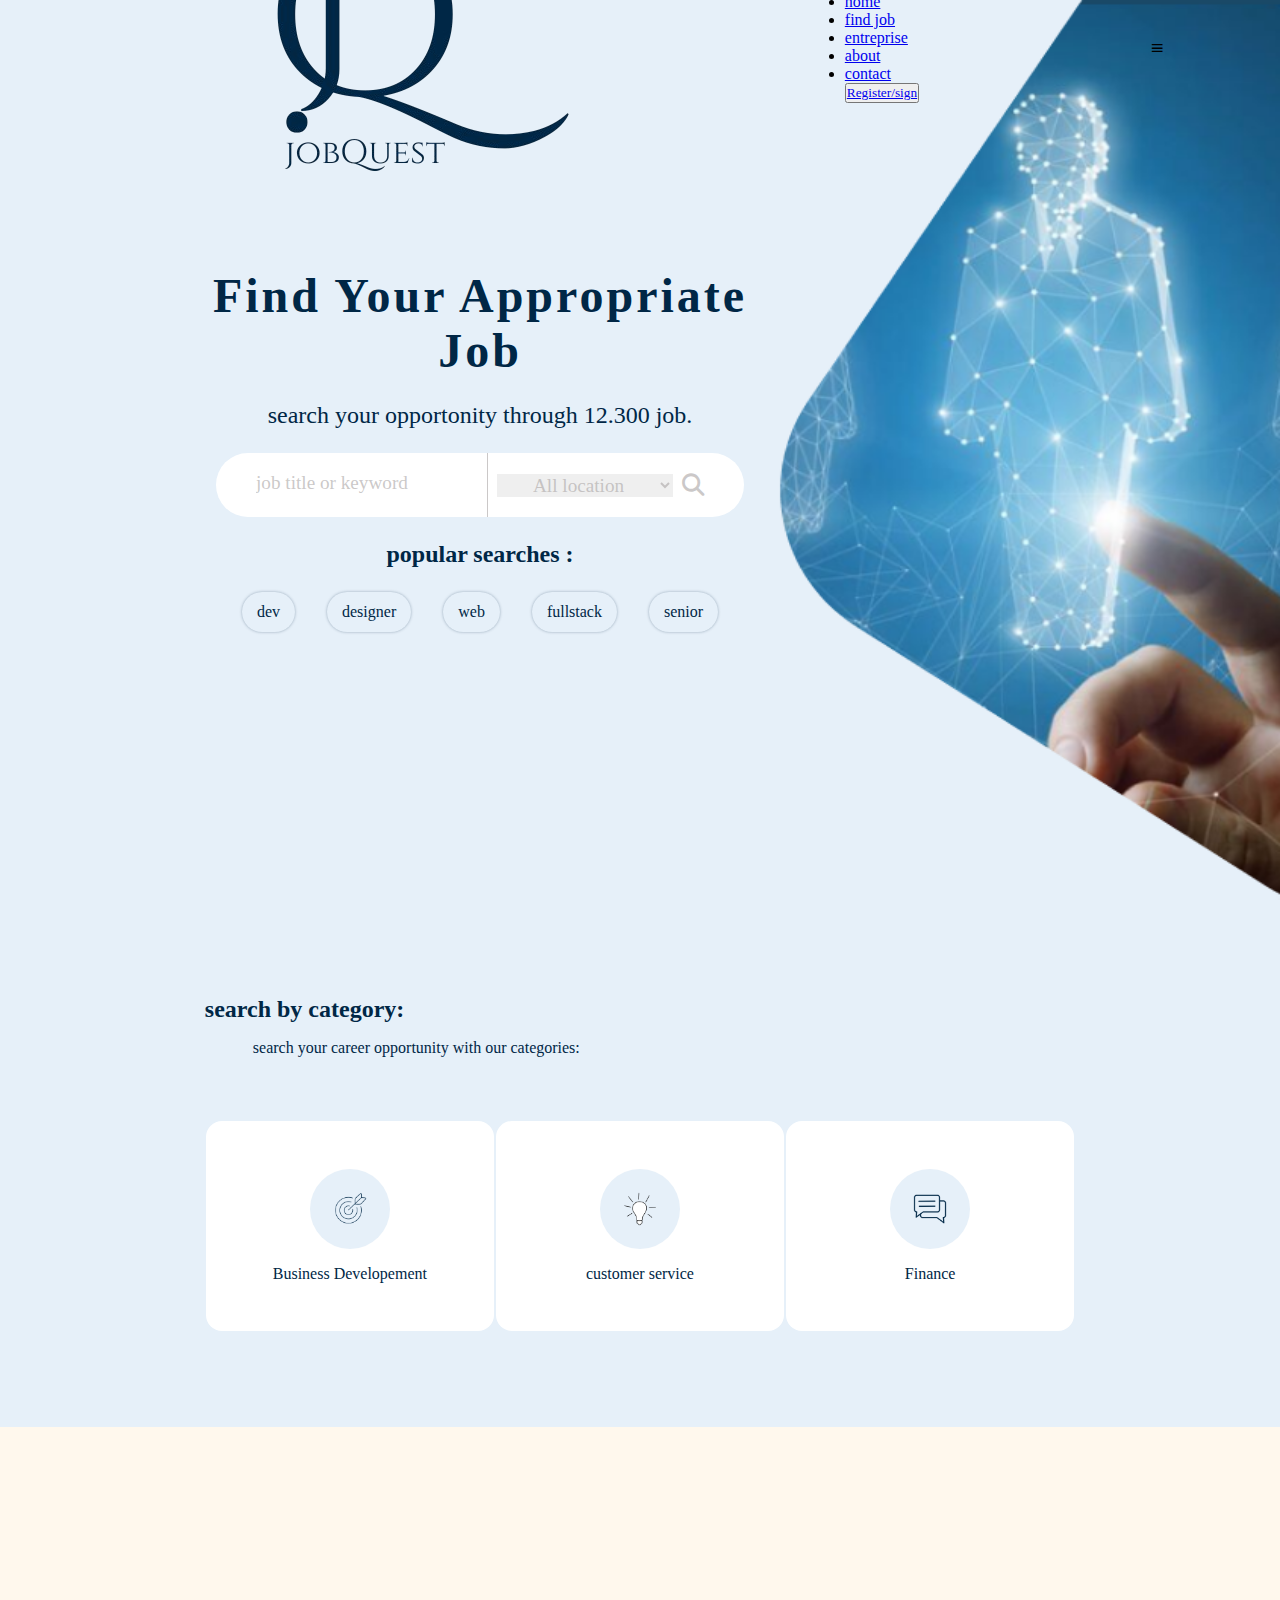
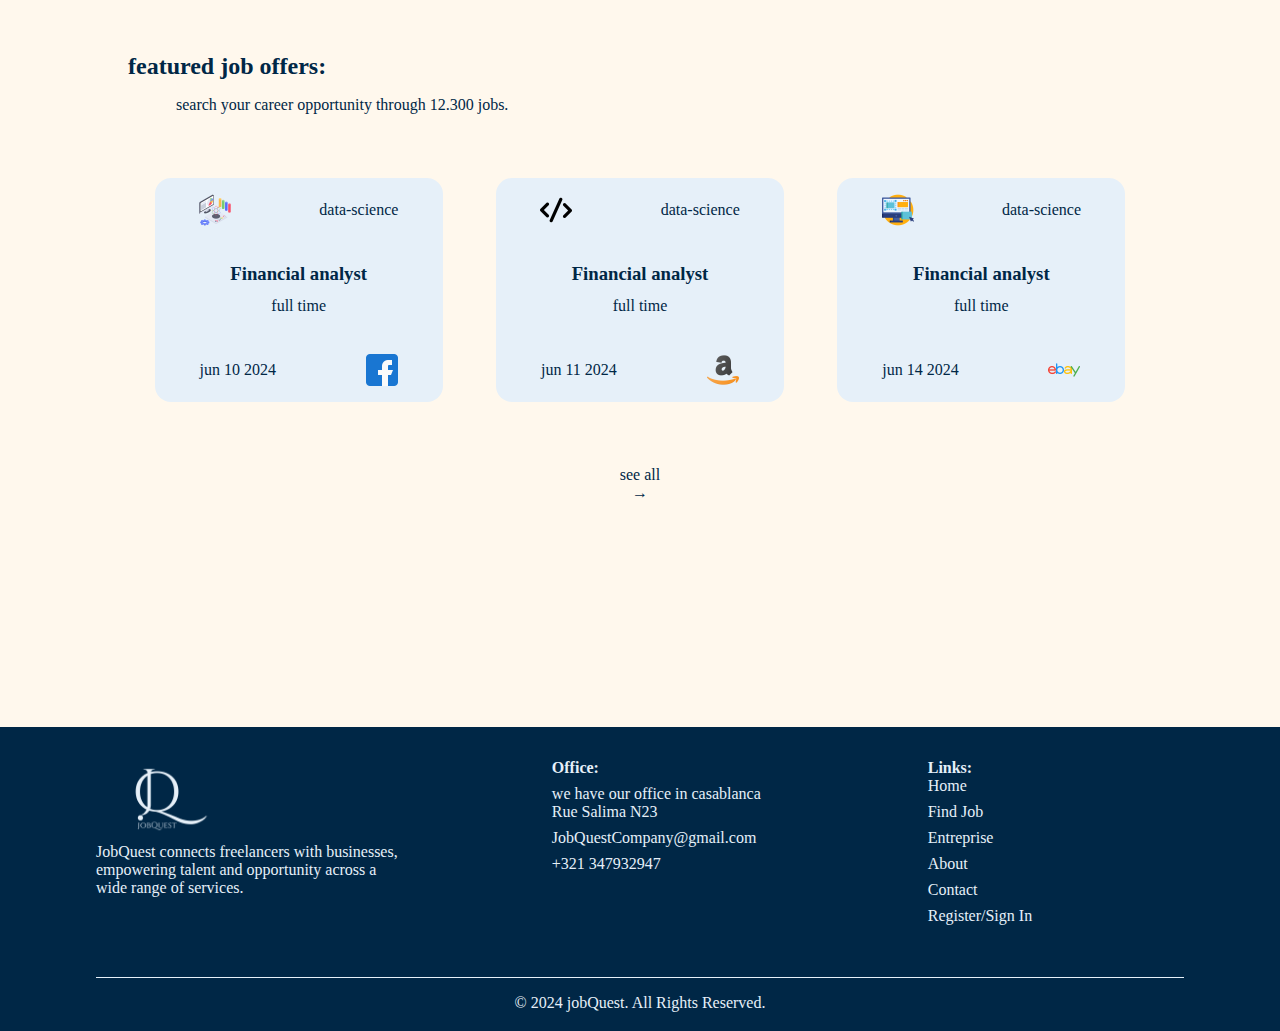
<file: index.html>
<!DOCTYPE html>
<html lang="en">
  <head>
    <meta charset="UTF-8" />
    <meta name="viewport" content="width=device-width, initial-scale=1.0" />
    <link rel="stylesheet" href="assets/styles/home.css" />
    <link
      rel="stylesheet"
      href="https://cdnjs.cloudflare.com/ajax/libs/font-awesome/6.6.0/css/all.min.css"
    />
    <link rel="stylesheet" href="https://unpkg.com/boxicons@latest/css/boxicons.min.css">

    <title>JobQuest</title>
  </head>
  <body>
   
 <!--------------------------------------------------- Header --------------------------------------------------->
 <header>
  <img src="../assets/images/imagesPng/logo.png" alt="">
      <ul class="alllist">
          <div class="li-container">
            <li><a aria-label="home page" href="./index.html">home</a></li>
            <li><a aria-label="FindJob page" href="pages/FindJob.html">find job</a></li>
            <li><a aria-label="entreprises page" href="pages/entreprises.html">entreprise</a></li>
            <li><a aria-label="about page" href="pages/about.html">about</a></li>
          <li><a aria-label="contact page" href="./pages/contact.html">contact</a></li>
          </div>
          <button><a aria-label="register and sign in page" href="pages/register-signin.html">Register/sign </a></button>
        </ul>            
  <div class="bx bx-menu" id="menu-icon">
    
  </div>
</header>


    <script src="../assets/scripts/script.js"></script>

    
 <!-- <header>
      <div class="logo-container">
        <img src="assets/images/png/logo.png" alt="logo" />
      </div>
      <nav>
        <ul>
          <li><a aria-label="home page" href="index.html">home</a></li>
          <li><a aria-label="FindJob page" href="pages/FindJob.html">find job</a></li>
          <li><a aria-label="entreprises page" href="pages/entreprises.html">entreprise</a></li>
          <li><a aria-label="about page" href="pages/about.html">about</a></li>
          <li><a aria-label="contact page" href="pages/contact.html">contact</a></li>
        </ul>
        <button><a aria-label="register and sign in page" href="pages/register-signin.html">Register/Sign in</a></button>
      </nav>
<button class="menu">
  <i  class="fa-solid fa-bars menu test"></i>
</button>
    </header> -->
    <!--------------------------------------------------- Home --------------------------------------------------->
    <section class="home-section">
      <div class="home-container">
        <div class="img-container">
          <img src="assets/images/png/home_page.png" alt="home page" />
        </div>
        <div class="content-container">
          <h1>find your appropriate <span>job</span></h1>
          <p>search your opportonity through 12.300 job.</p>
          <div class="input-container">
            <input placeholder="job title or keyword" type="text" />
            <select name="jobs" id="jobs">
              <option value="All location">All location</option>
              <option value="dev">dev</option>
              <option value="design">design</option>
              <option value="fullstack">fullstack</option>
            </select>
            <i class="fa-solid fa-magnifying-glass"></i>
          </div>
          <h2>popular searches :</h2>
          <div class="popular-container">
            <a href="pages/entreprises.html" aria-label="popular search">dev</a>
            <a href="pages/entreprises.html"  aria-label="popular search">designer</a>
            <a href="pages/entreprises.html"  aria-label="popular search">web</a>
            <a href="pages/entreprises.html"  aria-label="popular search">fullstack</a>
            <a href="pages/entreprises.html"  aria-label="popular search">senior</a>
          </div>
        </div>
      </div>
    </section>
    <!--------------------------------------------------- Categories --------------------------------------------------->
    <section class="categories-section">
      <div class="categories-container">
        <h2>search by category:</h2>
        <p class="paragraph">
          search your career opportunity with our categories:
        </p>
        <div class="all-categories">
          <div class="category-1">
            <img src="assets/images/png/goal.png" alt="goal image" />
            <a href="pages/entreprises.html" aria-label="category option" >Business Developement</a>
          </div>
          <div class="category-2">
            <img src="assets/images/png/light.png" alt="light image" />
            <a href="pages/entreprises.html" aria-label="category option" >customer service</a>
          </div>
          <div class="category-3">
            <img src="assets/images/png/message.png" alt="message image" />
            <a href="pages/entreprises.html" aria-label="category option" >Finance</a>
          </div>
        </div>
      </div>
    </section>
    <!--------------------------------------------------- Featured job offers --------------------------------------------------->
    <section class="featured-section">
      <div class="featured-container">
        <h2>featured job offers:</h2>
        <p class="paragraph">
          search your career opportunity through 12.300 jobs.
        </p>
        <div class="all-featured">
          <div class="featured">
            <div>
              <img src="assets/images/icons/data-science.png" alt="" />
            <p>data-science</p>
            </div>
            <div>
              <h3>Financial analyst</h3>
            <p>full time</p>
            </div>
           <div>
            <p>jun 10 2024</p>
            <img src="assets/images/icons/facebook.png" alt="" />
           </div>
          </div>
          <div class="featured">
            <div>
              <img src="assets/images/icons/code.png" alt="" />
              <p>data-science</p>
            </div>
            <div>
              <h3>Financial analyst</h3>
              <p>full time</p>
            </div>
            <div>
              <p>jun 11 2024</p>
              <img src="assets/images/icons/amazone.png" alt="" />
            </div>
          </div>
          <div class="featured">
            <div>
              <img src="assets/images/icons/ux.png" alt="" />
              <p>data-science</p>
            </div>
            <div>
              <h3>Financial analyst</h3>
              <p>full time</p>
            </div>
            <div>
              <p>jun 14 2024</p>
              <img src="assets/images/icons/ebay.png" alt="" />
            </div>
          </div>
        </div>
        <div class="see-all-featured">
          <a href="#">see all <span>&#8594;</span></a>
        </div>
      </div>
    </section>
    <footer>
      <div class="footer-about">
        <img src="assets/images/png/logo-foot.png" alt="">
        <p>JobQuest connects freelancers with businesses,
           empowering talent and opportunity across a wide range of services.</p>
      </div>
      <div class="footer-office">
        <h4>office:</h4>
     <p>we have our office in casablanca
      Rue Salima N23 </p>
      <p>JobQuestCompany@gmail.com</p>
      <p>+321 347932947</p>
      </div>
      <div class="footer-links">
        <h4>links:</h4>
        <ul>
          <li><a aria-label="home page" href="index.html">home</a></li>
          <li><a aria-label="FindJob page" href="pages/FindJob.html">find job</a></li>
          <li><a aria-label="entreprises page" href="pages/entreprises.html">entreprise</a></li>
          <li><a aria-label="about page" href="pages/about.html">about</a></li>
          <li><a aria-label="contact page" href="pages/contact.html">contact</a></li>
          <li><a aria-label="register and sign in page" href="pages/register-signin.html">Register/Sign in</a></li>

        </ul>
      </div>
      <div class="footer-copyright">
        <p>
          © 2024 jobQuest. All Rights Reserved.
        </p>
      </div>
    </footer>
  </body>
</html>
</file>
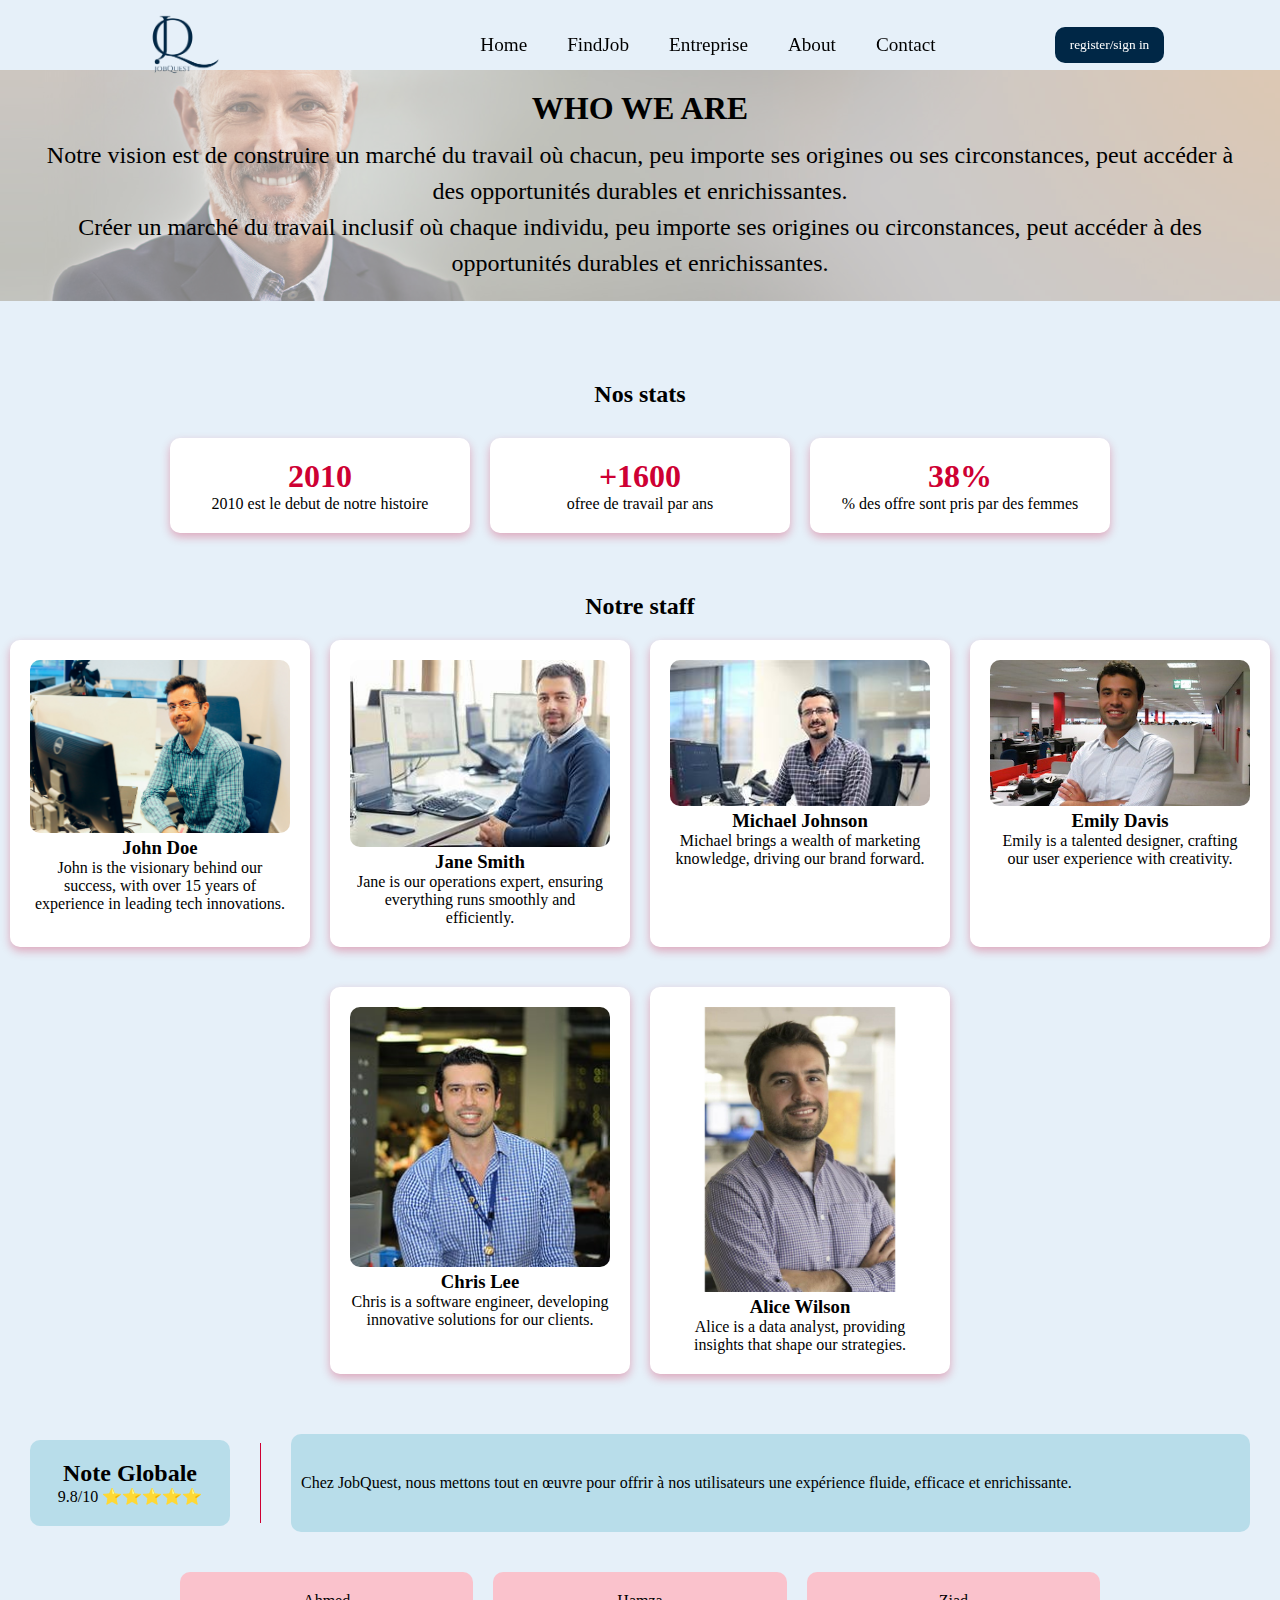
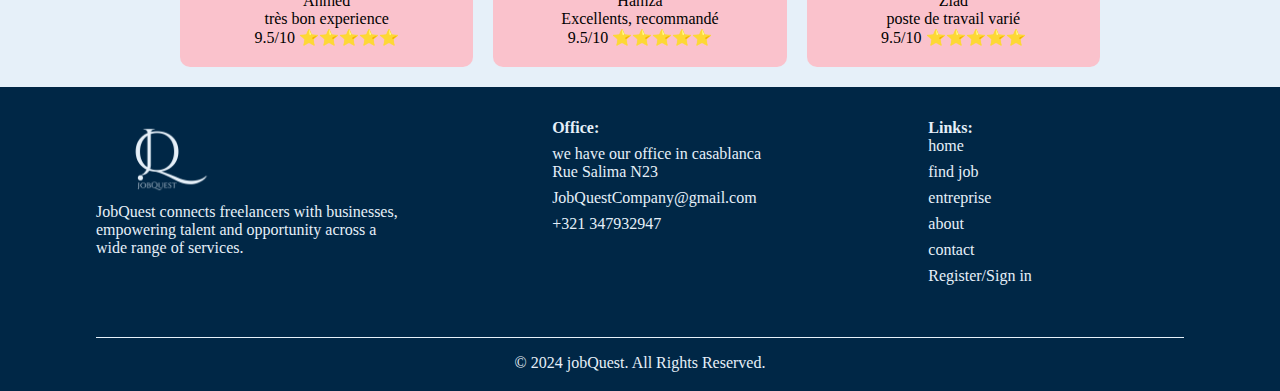
<file: pages/about.html>
<!DOCTYPE html>
<html lang="en">

<head>
    <meta charset="UTF-8">
    <meta name="viewport" content="width=device-width, initial-scale=1.0">
    <link rel="stylesheet" href="../assets/styles/about.css">
    <meta name="description" content="JobQuest - Trouvez des opportunités de travail durables et enrichissantes adaptées à tous. Rejoignez une plateforme inclusive qui valorise l'égalité des chances et le développement professionnel.">
    <link rel="stylesheet" href="https://unpkg.com/boxicons@latest/css/boxicons.min.css">
    <title>About page</title>
</head>

<body>

    <header>
        <img src="../assets/images/jobQuest_2-removebg-preview.png" alt="logo">
        <ul class="alllist">
            <div class="li-container">
                <li><a href="../index.html">Home</a></li>
                <li><a href="FindJob.html">FindJob</a></li>
                <li><a href="entreprises.html">Entreprise</a></li>
                <li><a href="about.html">About</a></li>
                <li><a href="contact.html">Contact</a></li>
            </div>
            <button class="login-button"><a  href="register-signin.html" style="text-decoration: none; color: white;">register/sign in</a></button>
        </ul>
        <div class="bx bx-menu" id="menu-icon"></div>
    </header>
    <script src="../assets/scripts/script.js"></script>

    <section class="about">
        <h2>WHO WE ARE</h2>
        <p>Notre vision est de construire un marché du travail où chacun, peu importe ses origines ou ses circonstances,
            peut accéder à des opportunités durables et enrichissantes.</p>
        <p>Créer un marché du travail inclusif où chaque individu, peu importe ses origines ou circonstances, peut
            accéder à des opportunités durables et enrichissantes.</p>
    </section>

    <section class="stats">
        <h2>Nos stats</h2>
        <div class="stat">
            <div class="stat-important-text">2010</div>
            <div>2010 est le debut de notre histoire</div>
        </div>
        <div class="stat">
            <div class="stat-important-text">+1600</div>
            <div>ofree de travail par ans</div>
        </div>
        <div class="stat">
            <div class="stat-important-text">38%</div>
            <div>% des offre sont pris par des femmes</div>
        </div>
    </section>

    <section class="hero-card">
        <h2>Notre staff</h2>
        <div class="cards-container">
            <div class="card">
                <img src="../assets/images/R-1.jpg" alt="Founder 1">
                <h3>John Doe</h3>
                <p>John is the visionary behind our success, with over 15 years of experience in leading tech
                    innovations.</p>
            </div>
            <div class="card">
                <img src="../assets/images/R-2.jpg" alt="Founder 2">
                <h3>Jane Smith</h3>
                <p>Jane is our operations expert, ensuring everything runs smoothly and efficiently.</p>
            </div>
            <div class="card">
                <img src="../assets/images/R-3.jpg" alt="Founder 3">
                <h3>Michael Johnson</h3>
                <p>Michael brings a wealth of marketing knowledge, driving our brand forward.</p>
            </div>
            <div class="card">
                <img src="../assets/images/R-4.png" alt="Founder 4">
                <h3>Emily Davis</h3>
                <p>Emily is a talented designer, crafting our user experience with creativity.</p>
            </div>
            <div class="card">
                <img src="../assets/images/R-5.jpg" alt="Founder 5">
                <h3>Chris Lee</h3>
                <p>Chris is a software engineer, developing innovative solutions for our clients.</p>
            </div>
            <div class="card">
                <img src="../assets/images/R-6.jpg" alt="Founder 6">
                <h3>Alice Wilson</h3>
                <p>Alice is a data analyst, providing insights that shape our strategies.</p>
            </div>
        </div>
    </section>

    <section class="note-section">
        <div class="note">
            <h2>Note Globale</h2>
            <p class="rating">9.8/10 ⭐⭐⭐⭐⭐</p>
        </div>
        <div class="divider"></div>
        <div class="description">
            <p>Chez JobQuest, nous mettons tout en œuvre pour offrir à nos utilisateurs une expérience fluide, efficace
                et enrichissante.</p>
        </div>
    </section>

    <section class="ratings-section">
        <div class="user-rating">
            <p>Ahmed <br>très bon experience</p>
            <p>9.5/10 ⭐⭐⭐⭐⭐</p>
        </div>
        <div class="user-rating">
            <p>Hamza <br>Excellents, recommandé</p>
            <p>9.5/10 ⭐⭐⭐⭐⭐</p>
        </div>
        <div class="user-rating">
            <p>Ziad <br>poste de travail varié</p>
            <p>9.5/10 ⭐⭐⭐⭐⭐</p>
        </div>
    </section>
    <footer>
        <div class="footer-about">
            <img src="../assets/images/png/logo-foot.png" alt="" />
            <p>
                JobQuest connects freelancers with businesses, empowering talent and
                opportunity across a wide range of services.
            </p>
        </div>
        <div class="footer-office">
            <h4>office:</h4>
            <p>we have our office in casablanca Rue Salima N23</p>
            <p>JobQuestCompany@gmail.com</p>
            <p>+321 347932947</p>
        </div>
        <div class="footer-links">
            <h4>links:</h4>
            <ul>
                <li><a aria-label="home page" href="index.html">home</a></li>
                <li>
                    <a aria-label="FindJob page" href="pages/FindJob.html">find job</a>
                </li>
                <li>
                    <a aria-label="entreprises page" href="pages/entreprises.html">entreprise</a>
                </li>
                <li><a aria-label="about page" href="pages/about.html">about</a></li>
                <li>
                    <a aria-label="contact page" href="pages/contact.html">contact</a>
                </li>
                <li>
                    <a aria-label="register and sign in page" href="pages/register-signin.html">Register/Sign in</a>
                </li>
            </ul>
        </div>
        <div class="footer-copyright">
            <p>© 2024 jobQuest. All Rights Reserved.</p>
        </div>
    </footer>
</body>

</html>
</file>
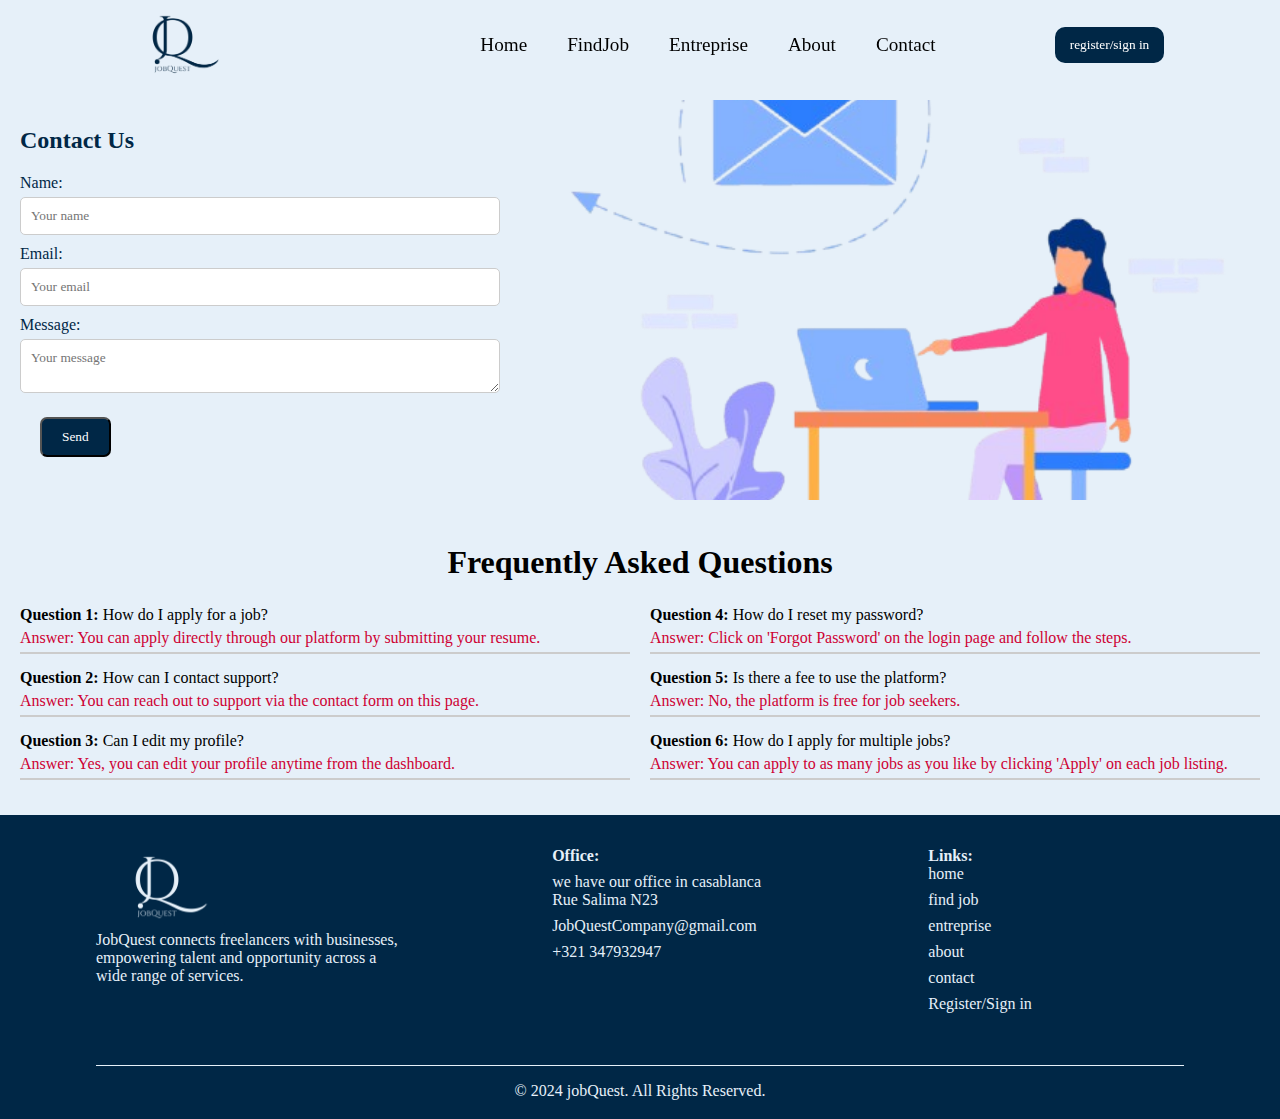
<file: pages/contact.html>
<!DOCTYPE html>
<html lang="en">

<head>
    <meta charset="UTF-8">
    <meta name="viewport" content="width=device-width, initial-scale=1.0">
    <link rel="stylesheet" href="../assets/styles/contact.css">
    <meta name="description" content="JobQuest - Trouvez des opportunités de travail durables et enrichissantes adaptées à tous. Rejoignez une plateforme inclusive qui valorise l'égalité des chances et le développement professionnel.">
    <link rel="stylesheet" href="https://unpkg.com/boxicons@latest/css/boxicons.min.css">
    <title>Contact Page</title>
</head>

<body>
    <header>
        <img src="../assets/images/jobQuest_2-removebg-preview.png" alt="logo">
        <ul class="alllist">
            <div class="li-container">
                <li><a href="../index.html">Home</a></li>
                <li><a href="FindJob.html">FindJob</a></li>
                <li><a href="entreprises.html">Entreprise</a></li>
                <li><a href="about.html">About</a></li>
                <li><a href="contact.html">Contact</a></li>
            </div>
            <button class="login-button"><a href="register-signin.html" style="text-decoration: none; color: white;">register/sign in</a></button>
        </ul>
        <div class="bx bx-menu" id="menu-icon"></div>
    </header>

    <section id="contact">
        <div class="container contact-wrapper">
            <div class="contact-form">
                <h2>Contact Us</h2>
                <form>
                    <label for="name">Name:</label>
                    <input type="text" id="name" name="name" placeholder="Your name" required>

                    <label for="email">Email:</label>
                    <input type="email" id="email" name="email" placeholder="Your email" required>

                    <label for="message">Message:</label>
                    <textarea id="message" name="message" placeholder="Your message" required></textarea>

                    <button type="submit">Send</button>
                </form>
            </div>
            <div class="contact-image">
                <img src="../assets/images/form_image.png" alt="Contact Us">
            </div>
        </div>
    </section>

    <!-- إضافة قسم FAQ -->
    <section class="FAQ">
        <h2>Frequently Asked Questions</h2>
        <div class="faq-container">
            <div class="faq-column">
                <div class="faq-item">
                    <p><strong>Question 1:</strong> How do I apply for a job?</p>
                    <p class="answer">Answer: You can apply directly through our platform by submitting your resume.</p>
                    <hr>
                </div>
                <div class="faq-item">
                    <p><strong>Question 2:</strong> How can I contact support?</p>
                    <p class="answer">Answer: You can reach out to support via the contact form on this page.</p>
                    <hr>
                </div>
                <div class="faq-item">
                    <p><strong>Question 3:</strong> Can I edit my profile?</p>
                    <p class="answer">Answer: Yes, you can edit your profile anytime from the dashboard.</p>
                    <hr>
                </div>
            </div>
            <div class="faq-column">
                <div class="faq-item">
                    <p><strong>Question 4:</strong> How do I reset my password?</p>
                    <p class="answer">Answer: Click on 'Forgot Password' on the login page and follow the steps.</p>
                    <hr>
                </div>
                <div class="faq-item">
                    <p><strong>Question 5:</strong> Is there a fee to use the platform?</p>
                    <p class="answer">Answer: No, the platform is free for job seekers.</p>
                    <hr>
                </div>
                <div class="faq-item">
                    <p><strong>Question 6:</strong> How do I apply for multiple jobs?</p>
                    <p class="answer">Answer: You can apply to as many jobs as you like by clicking 'Apply' on each job
                        listing.</p>
                    <hr>
                </div>
            </div>
        </div>
    </section>
    <footer>
        <div class="footer-about">
            <img src="../assets/images/png/logo-foot.png" alt="" />
            <p>
                JobQuest connects freelancers with businesses, empowering talent and
                opportunity across a wide range of services.
            </p>
        </div>
        <div class="footer-office">
            <h4>office:</h4>
            <p>we have our office in casablanca Rue Salima N23</p>
            <p>JobQuestCompany@gmail.com</p>
            <p>+321 347932947</p>
        </div>
        <div class="footer-links">
            <h4>links:</h4>
            <ul>
                <li><a aria-label="home page" href="index.html">home</a></li>
                <li>
                    <a aria-label="FindJob page" href="pages/FindJob.html">find job</a>
                </li>
                <li>
                    <a aria-label="entreprises page" href="pages/entreprises.html">entreprise</a>
                </li>
                <li><a aria-label="about page" href="pages/about.html">about</a></li>
                <li>
                    <a aria-label="contact page" href="pages/contact.html">contact</a>
                </li>
                <li>
                    <a aria-label="register and sign in page" href="pages/register-signin.html">Register/Sign in</a>
                </li>
            </ul>
        </div>
        <div class="footer-copyright">
            <p>© 2024 jobQuest. All Rights Reserved.</p>
        </div>
    </footer>
    <script src="../assets/scripts/script.js"></script>
</body>

</html>
</file>
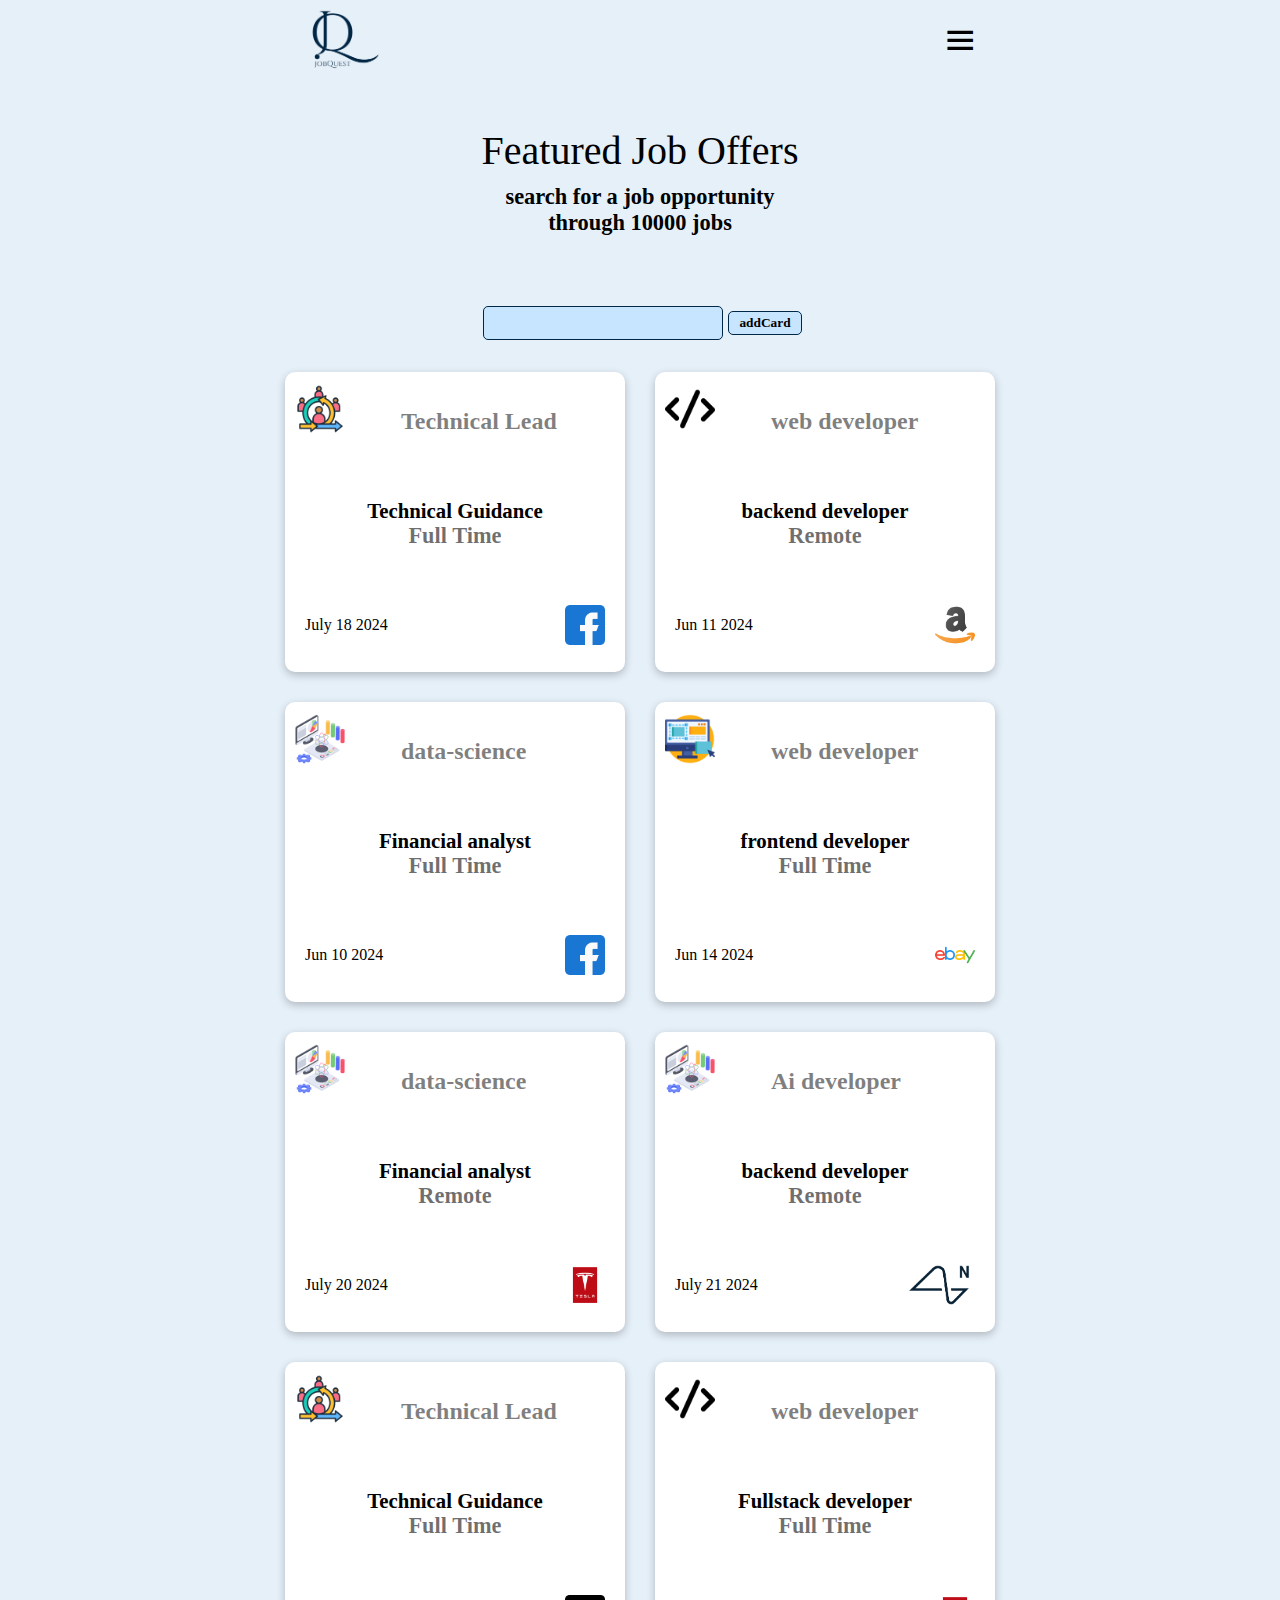
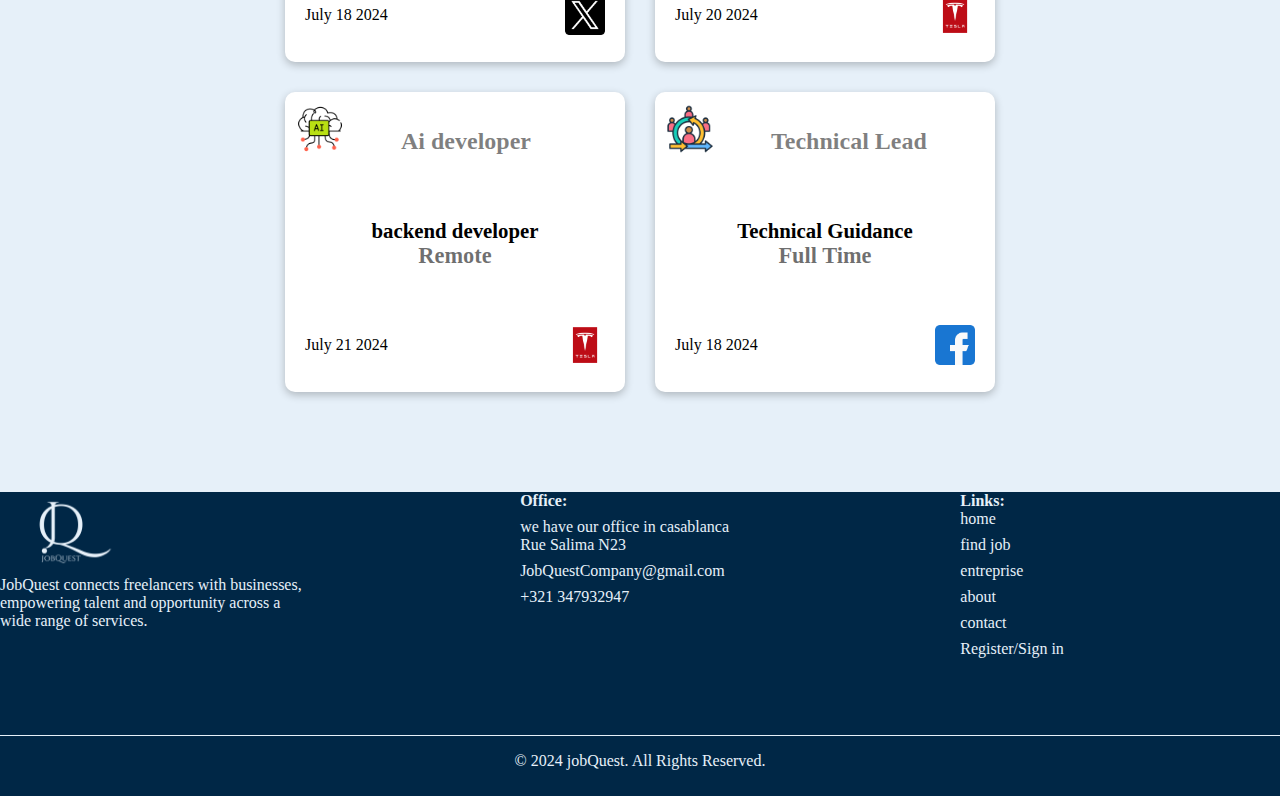
<file: pages/FindJob.html>
<!DOCTYPE html>
<html lang="en">
<head>
    <meta charset="UTF-8">
    <meta name="viewport" content="width=device-width, initial-scale=1.0">
    <link rel="stylesheet" href="../assets/styles/findJob.css">
    <link rel="stylesheet"
    href="https://unpkg.com/boxicons@latest/css/boxicons.min.css"> 
    <link rel="stylesheet" href="https://cdnjs.cloudflare.com/ajax/libs/font-awesome/6.6.0/css/all.min.css">
    <link rel="stylesheet"
    href="https://unpkg.com/boxicons@latest/css/boxicons.min.css"> 
    <title>Document</title>
</head>
<body>
    
    <header>
        <img src="../assets/images/imagesPng/logo.png" alt="">
            <ul class="alllist">
                <div class="li-container">
                    <li><a href="../index.html">Home</a></li>
                    <li><a href="../pages/FindJob.html">FindJob</a></li>
                    <li><a href="../pages/entreprises.html">Entreprise</a></li>
                    <li><a href="../pages/about.html">About</a></li>
                    <li><a href="../pages/contact.html">Contact</a></li>
                </div>
                <button class="login-button"><a href="" class="">Register/sign</a></button>
            </ul>     
            
            <form class="formulair">
                <div class="fa-solid fa-x" id="out"></div>
                <div class="formulair-container">
                    <input type="text" placeholder="Ttile" id="titleUser">
                    <input type="text" placeholder="Job" id="jobUser">
                    <input type="text" placeholder="Rule" id="Rule">
                    <input type="text" placeholder="Time" id="Time">
                    <button id="addFormulair" type="submit">AddCard</button>
                </div>
                <div ></div>
            </form>


        <div class="bx bx-menu" id="menu-icon"></div>
    </header>

    <section class="section-findjob">
        <div class="Title-container">
            <div>
                <h1 class="top-text-section">Featured Job Offers</h1>
                <h3 class="second-text">search for a job opportunity through 10000 jobs</h3>
            </div>
            <div class="search-container">
                <input type="text" class="input-section">
                <button class="Button-search">addCard</button>

            </div>
        </div>
        <div class="cards-container">

        </div>

    </section>
    <footer>
        <div class="footer-about">
          <img src="../assets/images/png/logo-foot.png" alt="" />
          <p>
            JobQuest connects freelancers with businesses, empowering talent and
            opportunity across a wide range of services.
          </p>
        </div>
        <div class="footer-office">
          <h4>office:</h4>
          <p>we have our office in casablanca Rue Salima N23</p>
          <p>JobQuestCompany@gmail.com</p>
          <p>+321 347932947</p>
        </div>
        <div class="footer-links">
          <h4>links:</h4>
          <ul>
            <li><a aria-label="home page" href="index.html">home</a></li>
            <li>
              <a aria-label="FindJob page" href="pages/FindJob.html">find job</a>
            </li>
            <li>
              <a aria-label="entreprises page" href="pages/entreprises.html"
                >entreprise</a
              >
            </li>
            <li><a aria-label="about page" href="pages/about.html">about</a></li>
            <li>
              <a aria-label="contact page" href="pages/contact.html">contact</a>
            </li>
            <li>
              <a
                aria-label="register and sign in page"
                href="pages/register-signin.html"
                >Register/Sign in</a
              >
            </li>
          </ul>
        </div>
        <div class="footer-copyright">
          <p>© 2024 jobQuest. All Rights Reserved.</p>
        </div>
      </footer>
    <script src="../assets/scripts/scriptjobFind.js"></script>
</body>
</html>
</file>
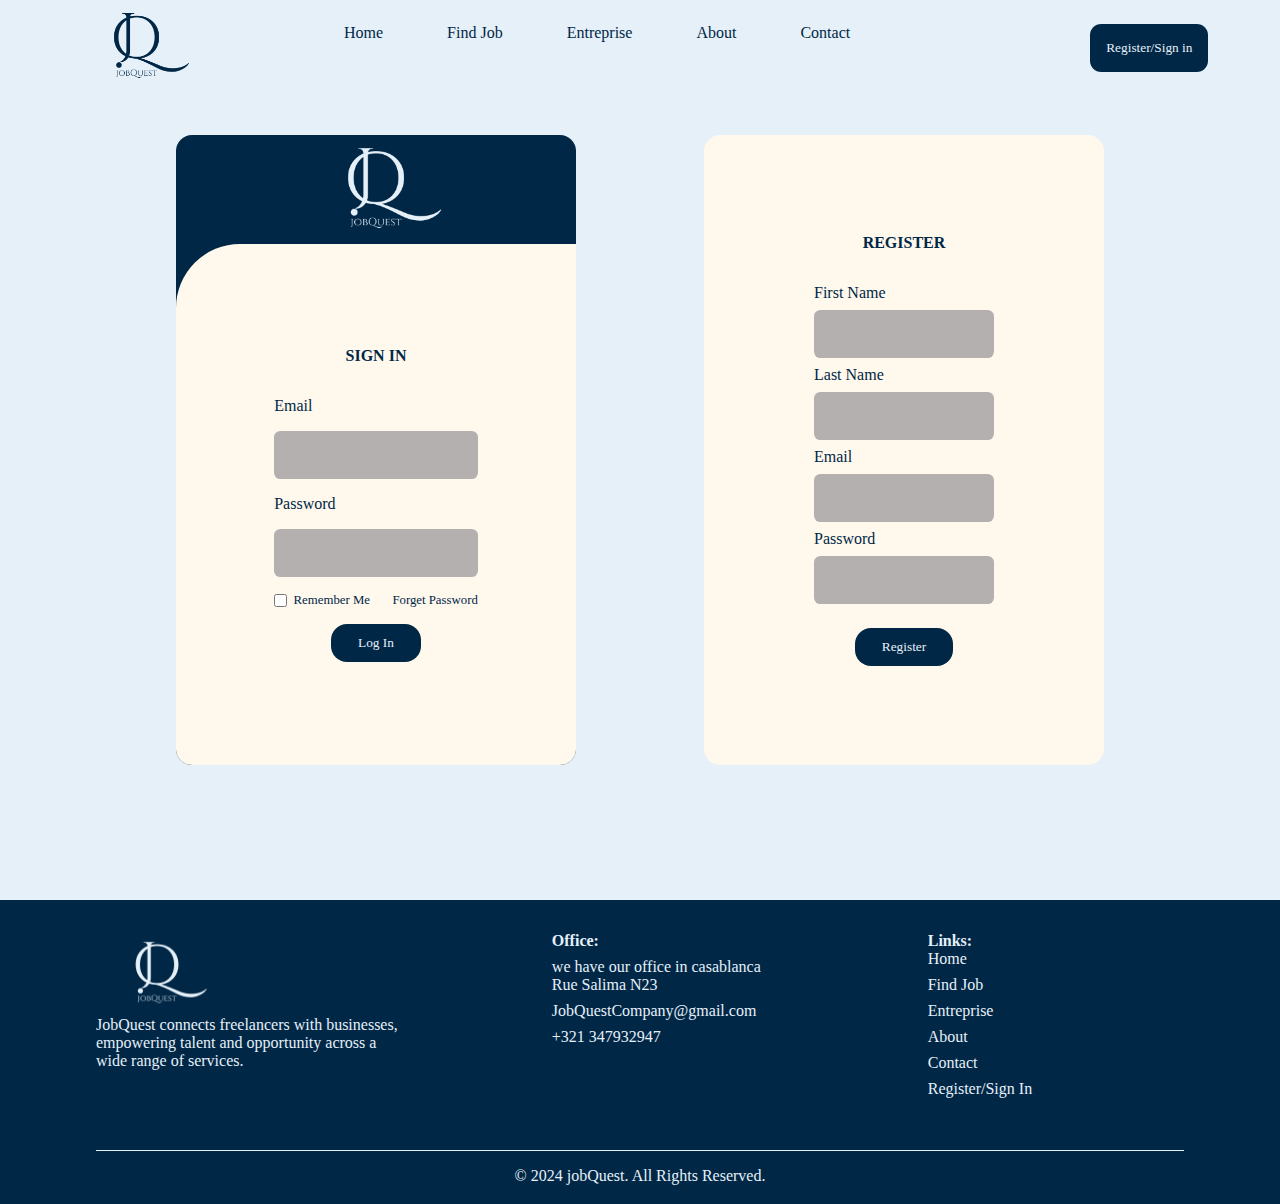
<file: pages/register-signin.html>
<!DOCTYPE html>
<html lang="en">
  <head>
    <meta charset="UTF-8" />
    <meta name="viewport" content="width=device-width, initial-scale=1.0" />
    <link rel="stylesheet" href="../assets/styles/register-signin.css" />
    <link
      rel="stylesheet"
      href="https://cdnjs.cloudflare.com/ajax/libs/font-awesome/6.6.0/css/all.min.css"
    />
    <title>JobQuest</title>
  </head>
  <body>
    <!--------------------------------------------------- Header --------------------------------------------------->
    <header>
      <div class="logo-container">
        <img src="../assets/images/png/logo.png" alt="logo" />
      </div>
      <nav>
        <ul>
          <li><a aria-label="home page" href="../index.html">home</a></li>
          <li>
            <a aria-label="FindJob page" href="pages/FindJob.html">find job</a>
          </li>
          <li>
            <a aria-label="entreprises page" href="pages/entreprises.html"
              >entreprise</a
            >
          </li>
          <li><a aria-label="about page" href="./about.html">about</a></li>
          <li>
            <a aria-label="contact page" href="./contact.html">contact</a>
          </li>
        </ul>
        <button>
          <a
            aria-label="register and sign in page"
            href="./register-signin.html"
            >Register/Sign in</a
          >
        </button>
      </nav>
      <button class="menu">
        <i class="fa-solid fa-bars menu test"></i>
      </button>
    </header>

<main>
      <!--------------------------------------------------- sign in --------------------------------------------------->
      <section class="sign-in-section">
        <div class="img-container">
          <img src="../assets/images/png/logo-foot.png" alt="logo" />
        </div>
      <div class="sign-in-container" action="">
        <h4>sign in</h4>
     <form action="">
      <label for="email">email</label>
      <input class="email" id="email" type="email">
      <label for="password">password</label>
      <input class="password" id="password" type="password">
    <div class="check-forget">
      <input id="checkbox" type="checkbox">
      <label for="checkbox">remember me</label>
      <a href="./register-signin.html">forget password</a>
    </div>
      <button>Log In</button>
     </form>
      </div>
      </section>
  
      <!--------------------------------------------------- register --------------------------------------------------->
      <section class="register-section">
        <div class="img-container">
          <img src="../assets/images/png/logo-foot.png" alt="logo" />
        </div>
      <div class="register-container" action="">
        <h4>register</h4>
     <form action="">
      <label for="first-name">first name</label>
      <input class="first-name" id="first-name" type="text">
      <label for="last-name">last name</label>
      <input class="last-name" id="last-name" type="text">
      <label for="email">email</label>
      <input class="email" id="email" type="email">
      <label for="password">password</label>
      <input class="password" id="password" type="password">
      <button>Register</button>
     </form>
      </div>
      </section></main>
    <footer>
      <div class="footer-about">
        <img src="../assets/images/png/logo-foot.png" alt="" />
        <p>
          JobQuest connects freelancers with businesses, empowering talent and
          opportunity across a wide range of services.
        </p>
      </div>
      <div class="footer-office">
        <h4>office:</h4>
        <p>we have our office in casablanca Rue Salima N23</p>
        <p>JobQuestCompany@gmail.com</p>
        <p>+321 347932947</p>
      </div>
      <div class="footer-links">
        <h4>links:</h4>
        <ul>
          <li><a aria-label="home page" href="index.html">home</a></li>
          <li>
            <a aria-label="FindJob page" href="pages/FindJob.html">find job</a>
          </li>
          <li>
            <a aria-label="entreprises page" href="pages/entreprises.html"
              >entreprise</a
            >
          </li>
          <li><a aria-label="about page" href="pages/about.html">about</a></li>
          <li>
            <a aria-label="contact page" href="pages/contact.html">contact</a>
          </li>
          <li>
            <a
              aria-label="register and sign in page"
              href="pages/register-signin.html"
              >Register/Sign in</a
            >
          </li>
        </ul>
      </div>
      <div class="footer-copyright">
        <p>© 2024 jobQuest. All Rights Reserved.</p>
      </div>
    </footer>
  </body>
</html>
</file>
<file: assets/styles/home.css>
* {
  margin: 0;
  padding: 0;
  box-sizing: border-box;
  font-family: cursive;
}

/*--------------------------------------------------- Header ---------------------------------------------------*/
header {
  position: absolute;
  z-index: 7;
  top: 0;
  right: 0;
  width: 100%;
  height: 6rem;
  display: flex;
  align-items: center;
  justify-content: space-around;
  background-color: transparent;
}
.logo-container img ,footer img{
  height: 5rem;
}
.menu{
  display: none !important;
}
nav ul {
  display: flex;
  gap: 4rem;
}
nav ul li ,.footer-links ul li {
  text-decoration: none;
  list-style-type: none;
  text-transform: capitalize;
}
nav ul li a {
  text-decoration: none;
  color: #002746;
}
nav {
  display: flex;
  gap: 4rem;
}

nav button {
  background-color: #002746;
  border: none;
  padding: 1rem;
  border-radius: 0.7rem;
  margin-left: 11rem;
}
nav button a {
  text-decoration: none;
  color: #e6f0f9;
}

/*--------------------------------------------------- Home ---------------------------------------------------*/

section {
  font-family: cursive;
}
.home-section {
  background-color: #e6f0f9;
  width: 100%;
  height: 100vh;
}
.home-container {
  height: 100vh;
  display: flex;
  align-items: center;
}
.img-container {
  position: absolute;
  top: 0;
  right: 0;
}
.img-container img {
  width: 32rem;
  height: 100vh;
}
.content-container {
  color: #002746;
  width: 60rem;
  display: flex;
  gap: 1.5rem;
  flex-direction: column;
  align-items: center;
}
.content-container h1 {
  color: #002746;
  font-size: 3rem;
  text-transform: capitalize;
  letter-spacing: 3px;
}
.content-container span {
  display: block;
  text-align: center;
}
.content-container p {
  text-align: center;
  font-size: 1.5rem;
}
.popular-container {
  display: flex;
  flex-wrap: wrap;
  gap: 2rem;
}
.popular-container a {
  padding: 11px 15px;
  border-radius: 2rem;
  font-size: 1rem;
  box-shadow: 0px 0px 3px #00274658;
  text-decoration: none;
  color: #002746;
}

.input-container {
  width: 33rem;
  height: 4rem;
  background-color: white;
  border-radius: 2rem;
  overflow: hidden;
  display: flex;
  justify-content: center;
  align-items: center;
  gap: 9px;
  padding: 0 2rem;
}
.input-container input {
  border: none;
  outline: none;
  height: 4rem;
  width: 50%;
  border-right: 1px solid #aca8a8a1;
}
::placeholder {
  font-size: 1.2rem;
  color: #aca8a8a1;
}

.input-container select {
  border: none;
  outline: none;
  padding: 0 2rem;
  font-size: 1.2rem;
  color: #aca8a8a1;
}
.input-container i {
  color: #aca8a8a1;
  font-size: 1.4rem;
  text-align: center;
}
/*--------------------------------------------------- categories ---------------------------------------------------*/

.categories-section {
  background-color: #e6f0f9;
  width: 100%;
 padding: 6rem;
   color: #002746;

}
.categories-container{
  width: 80%;
  margin: auto;
}
.all-categories , .all-featured {
  display: flex;
  justify-content: space-around;
  flex-wrap: wrap;
}
.all-categories div {
  width: 18rem;
  background-color: white;
  padding: 3rem ;
  border-radius: 1rem;
  display: flex;
    flex-direction: column;
    align-items: center;
    gap: 1rem;
}
.all-categories div a {
  text-decoration: none;
  color: #002746;

}
.all-categories img{
  width: 5rem;
  border-radius: 50%;
}
.paragraph{
  padding: 1rem 0 4rem 3rem;
}
/*--------------------------------------------------- Featured ---------------------------------------------------*/
.featured-section{
  background-color: #FFF8ED;
  height: 100vh;
  display: flex;
  color: #002746;

  
}
.featured-container{
  width: 80%;
  margin: auto;
}
.featured-container img{
width: 2rem;
}
 .featured {
  width: 18rem;
  background-color: #e6f0f9;
  padding: 1rem 0rem ;
  text-align: center;
  line-height: 2rem;
  border-radius: 1rem;
}
.featured div:first-child,.featured div:last-child{
display: flex;
justify-content: space-around;
}
.featured div:nth-child(2){
 padding: 2rem 0;
}
/*inline*/
.see-all-featured{
  text-align: center;
  margin-top: 4rem;
color: #002746;
}
.see-all-featured a{
  text-decoration: none;
  color: #002746;
}

.see-all-featured span{
  display: block;
  text-decoration: none;
  color: #002746;

}

/*--------------------------------------------------- Featured ---------------------------------------------------*/
footer{
  background-color: #002746;
  padding: 2rem 6rem 0;
    display: grid;
    height: 19rem;
    grid-template-columns: auto auto auto;
    grid-template-rows: 80% 20%;
    color: #e6f0f9;
}

.footer-about{
  width:19rem ;
}
.footer-copyright{
  text-align: center;
grid-column: 1/4;
border-top: 1px solid ;
}
.footer-copyright p{
  padding: 1rem 0;
}
.footer-links ul,.footer-office{
  display: flex;
  flex-direction: column;
  gap: .5rem;
}
.footer-office{
  width: 14rem;
  

}
.footer-links ul li  a{
  text-decoration: none;
  color: #e6f0f9;

}
footer h4{
  text-transform: capitalize;
}

/*media queries 640px*/
@media (max-width: 640px) { 
  /*Header*/
  header{
    
    overflow: hidden;
    background-color: #e6f0f9;
    justify-content: space-between ;
    padding: 0 2rem;
   
  }
  nav{
    display: none;
  }
  .menu{
    display: block !important;
    color: #002746;
    font-size: 2.7rem;
    background-color: transparent;
    border: none;
  }
    /*Home*/
    .home-container{
      width: 80%;
      margin: auto;
    }
.img-container{
  display: none;
}
.content-container {
  width: fit-content;
 
}
.content-container h1 {
  text-align: center;
}
.content-container p {
  text-align: center;
  font-size: 1rem;
}
.popular-container {
 justify-content: center;
}
.input-container {
  width: fit-content;

}
.input-container input {
  width: 80%;
}
::placeholder {
  font-size: 0.8rem;
  color: #aca8a8a1;
}
.input-container select {
  padding: 0 0rem;
  font-size: 1rem;

}
.input-container i {
  font-size: 1rem;
  text-align: center;
}
    /*categories and featured*/

.categories-section,.featured-section {
  height: fit-content;
 padding: 2rem 0rem 5rem;
}
.all-categories,.all-featured{
  gap: 3rem;
}
.categories-container h2,.featured-container h2{
  padding: 1rem 0 0rem 3rem;
}
    /*footer*/
    footer{
      height: fit-content;
      grid-template-columns: 1fr 0 0 0;
      padding: 3rem 4rem 0;
      grid-template-rows: 1fr 1fr 1fr auto;
  }
  .footer-office{
    grid-row: 2/3;
  }
  .footer-links{
    grid-row: 3/4;
    padding-bottom:  2rem;
  }
  .footer-copyright{
    grid-row: 4/5;
  }

 }
</file>
<file: assets/styles/about.css>
* {
    padding: 0;
    margin: 0;
    box-sizing: border-box;
    font-family: cursive;
}

body {
    background-color: #E6F0F9;
    display: flex;
    flex-direction: column;
    align-items: center;
    justify-content: flex-start;
}

header {
    background: none;
    display: flex;
    justify-content: space-around;
    align-items: center;
    width: 100%;
    top: 0;
    position: fixed;
    padding: 10px 0;
}

.alllist {
    width: 55%;
    display: flex;
    justify-content: space-between;
    align-items: center;
}

header>img {
    height: 70px;
}

ul {
    list-style: none;
    display: flex;
}

.li-container {
    display: flex;
}

.li-container>li>a {
    margin: 20px;
    text-decoration: none;
    font-size: 1.2em;
    color: black;
}

#menu-icon {
    font-size: 2.4em;
    cursor: pointer;
    display: none;
    margin-right: 25px;
}

.login-button {
    background-color: #002746;
    color: white;
    padding: 10px 15px;
    border-radius: 10px;
    cursor: pointer;
    transition: 0.3s;
    border: none;
}

.login-button:hover {
    transform: scale(1.1);
}

.about {
    background: url("/assets/images/about-cover-4-bis.jpg"), rgba(255, 255, 255, 0.5);
    background-blend-mode: lighten;
    background-position: center;
    background-size: cover;
    background-repeat: no-repeat;
    display: flex;
    flex-direction: column;
    align-items: center;
    padding: 20px;
    width: 100%;
    margin-top: 70px;
    margin-bottom: 40px;
}

.about h2 {
    text-align: center;
    margin-bottom: 10px;
    font-size: 2em;
}

.about p {
    text-align: center;
    margin: 0 10px;
    font-size: 1.5em;
    line-height: 1.5;
}

.stats {
    display: flex;
    flex-wrap: wrap;
    justify-content: center;
    gap: 20px;
    margin-top: 20px;
    width: 100%;
    padding: 20px 0;
}

.stats h2 {
    flex-basis: 100%;
    text-align: center;
    margin-bottom: 10px;
}

.stat {
    background-color: white;
    border-radius: 10px;
    box-shadow: 0 4px 10px rgba(206, 0, 51, 0.3);
    padding: 20px;
    flex: 1 1 250px;
    max-width: 300px;
    text-align: center;
    transition: transform 0.6s;
}

.stat:hover {
    transform: scale(1.05);
}

.stat-important-text {
    font-size: 2em;
    font-weight: bold;
    color: #CE0033;
}

.hero-card {
    display: flex;
    flex-direction: column;
    align-items: center;
    margin-top: 40px;
    width: 100%;
}

.cards-container {
    display: flex;
    flex-wrap: wrap;
    justify-content: center;
    gap: 20px;
    width: 100%;
    padding: 20px 0;
}

.card {
    background: white;
    border-radius: 10px;
    box-shadow: 0 4px 10px rgba(206, 0, 51, 0.3);
    padding: 20px;
    text-align: center;
    flex: 1 1 calc(33.33% - 20px);
    max-width: 300px;
    min-width: 250px;
    margin-bottom: 20px;
}

.card img {
    width: 100%;
    border-radius: 10px;
}

.note-section {
    display: flex;
    align-items: center;
    justify-content: center;
    width: 100%;
    padding: 20px;
}

.note {
    background-color: rgba(173, 216, 230, 0.8);
    padding: 20px;
    border-radius: 10px;
    width: 200px;
    text-align: center;
    margin: 0 10px;
}

.description {
    background-color: rgba(173, 216, 230, 0.8);
    padding: 40px 10px;
    border-radius: 10px;
    flex: 1;
    text-align: left;
    margin: 0 10px;
}

.divider {
    width: 1px;
    background-color: #CE0033;
    height: 80px;
    margin: 0 20px;
}

.ratings-section {
    display: flex;
    justify-content: center;
    gap: 20px;
    padding: 20px;
    width: 75%;
    margin: 0 auto;
}

.user-rating {
    background-color: rgba(255, 182, 193, 0.8);
    padding: 20px;
    border-radius: 10px;
    text-align: center;
    flex: 1;
    min-width: 150px;
}

footer {
    background-color: #002746;
    padding: 2rem 6rem 0;
    display: grid;
    width: 100%;
    height: 19rem;
    grid-template-columns: auto auto auto;
    grid-template-rows: 80% 20%;
    color: #e6f0f9;
}

footer img {
    height: 5rem;
}

.footer-about {
    width: 19rem;
}

.footer-copyright {
    text-align: center;
    grid-column: 1/4;
    border-top: 1px solid;
}

.footer-copyright p {
    padding: 1rem 0;
}

.footer-links ul,
.footer-office {
    display: flex;
    flex-direction: column;
    gap: .5rem;
}

.footer-office {
    width: 14rem;


}

.footer-links ul li a {
    text-decoration: none;
    color: #e6f0f9;

}

footer h4 {
    text-transform: capitalize;
}

@media (max-width: 640px) {

    footer {
        height: fit-content;
        grid-template-columns: 1fr 0 0 0;
        padding: 3rem 4rem 0;
        grid-template-rows: 1fr 1fr 1fr auto;
    }

    .footer-office {
        grid-row: 2/3;
    }

    .footer-links {
        grid-row: 3/4;
        padding-bottom: 2rem;
    }

    .footer-copyright {
        grid-row: 4/5;
    }

}

@media(max-width: 600px) {
    .about h2 {
        font-size: 1em;
    }

    .about p {
        font-size: 0.7em;
    }

    .stats {
        font-size: 0.65em;
    }

    .cards-container {
        flex-direction: row;
        flex-wrap: nowrap;
        overflow-x: auto;
        gap: 10px;
        padding: 10px;
    }

    .cards-container::-webkit-scrollbar {
        height: 8px;
    }

    .cards-container::-webkit-scrollbar-thumb {
        background-color: #CE0033;
        border-radius: 10px;
    }

    .card {
        flex: 0 0 auto;
        margin-right: 10px;
        width: 80%;
        min-width: 250px;
    }

    .card:last-child {
        margin-right: 0;
    }

    .alllist {
        display: none;
    }

    .login-button {
        display: none;
    }

    #menu-icon {
        display: block;
    }

    .alllist {
        position: absolute;
        background-color: rgba(255, 255, 255, 0.055);
        backdrop-filter: blur(10px);
        height: 55vh;
        width: 100%;
        top: 100%;
        right: -100%;
        display: flex;
        flex-direction: column;
        justify-content: center;
        align-items: center;
        transition: 0.4s;
        z-index: 999;
    }

    .li-container {
        display: flex;
        flex-direction: column;
        justify-content: center;
        align-items: center;
    }

    .login-button {
        display: block;
    }

    .li-container a {
        display: flex;
        display: block;
        margin: 30px 0;
    }

    .alllist.open {
        right: 0;
    }
}

@media(max-width: 1040px) {
    .stat-important-text {
        justify-content: center;
        margin-bottom: 40px;
    }

    .stat {
        border-radius: 10px;
        background-color: #FFF8ED;
        justify-content: center;
        align-items: center;
        font-size: 18px;
        color: #002746;
        min-height: 10vh;
    }

    .alllist {
        display: none;
    }

    .login-button {
        display: none;
    }

    #menu-icon {
        display: block;
    }

    .alllist {
        position: absolute;
        background-color: rgba(255, 255, 255, 0.055);
        backdrop-filter: blur(10px);
        height: 55vh;
        width: 100%;
        top: 100%;
        right: -100%;
        display: flex;
        flex-direction: column;
        justify-content: center;
        align-items: center;
        transition: 0.4s;
        z-index: 999;
    }

    .li-container {
        display: flex;
        flex-direction: column;
        justify-content: center;
        align-items: center;
    }

    .login-button {
        display: block;
    }

    .li-container a {
        display: flex;
        display: block;
        margin: 30px 0;
    }

    .alllist.open {
        right: 0;
    }

}
</file>
<file: assets/styles/contact.css>
* {
    padding: 0;
    margin: 0;
    box-sizing: border-box;
    font-family: cursive;
}

body {
    background-color: #E6F0F9;
    display: grid;
    grid-template-rows: auto;
    grid-template-columns: repeat(1, 1fr);
    align-items: center;
    justify-content: center;
}

header {
    background: none;
    display: flex;
    justify-content: space-around;
    align-items: center;
    width: 100%;
    top: 0;
    position: fixed;
    padding: 10px 0;
}

.alllist {
    width: 55%;
    display: flex;
    justify-content: space-between;
    align-items: center;
}

header>img {
    height: 70px;
}

ul {
    list-style: none;
    display: flex;
}

.li-container {
    display: flex;
}

.li-container>li>a {
    margin: 20px;
    text-decoration: none;
    font-size: 1.2em;
    color: black;
}

#menu-icon {
    font-size: 2.4em;
    cursor: pointer;
    display: none;
    margin-right: 25px;
}

.login-button {
    background-color: #002746;
    color: white;
    padding: 10px 15px;
    border-radius: 10px;
    cursor: pointer;
    transition: 0.3s;
    border: none;
}

.login-button:hover {
    transform: scale(1.1);
}

header+section {
    margin-top: 80px;
}

#contact {
    grid-row: 1;
    grid-column: 1;
}

.contact-wrapper {
    display: flex;
    align-items: center;
    justify-content: space-between;
    flex-wrap: wrap;
    gap: 15px;
}

.contact-form {
    flex: 1;
    max-width: 500px;
    color: white;
    padding-left: 20px;
}

.contact-image {
    flex: 1;
    padding: 20px;
}

.contact-image img {
    width: 100%;
    height: 400px;
    object-fit: cover;
    border-radius: 10px;
}

#contact h2 {
    text-align: left;
    margin-bottom: 20px;
}

#contact label,
#contact input,
#contact textarea,
#contact h2,
#contact button {
    color: #002746;
}

#contact button {
    background-color: #002746;
    color: white;
    border-radius: 7px;
}

#contact form {
    max-width: 100%;
}

#contact label {
    display: block;
    margin-top: 10px;
}

#contact input,
#contact textarea {
    width: 100%;
    padding: 10px;
    margin-top: 5px;
    border: 1px solid #ccc;
    border-radius: 5px;
}

#contact button {
    margin: 20px;
    padding: 10px 20px;
}

.FAQ {
    grid-row: 2;
    grid-column: 1;
    padding: 20px;
}

.FAQ h2 {
    text-align: center;
    font-size: 2em;
    margin-bottom: 20px;
}

.faq-container {
    display: flex;
    justify-content: space-between;
    gap: 20px;
}

.faq-column {
    flex: 1;
}

.faq-item {
    margin-bottom: 15px;
}

.faq-item p {
    margin: 5px 0;
}

.faq-item .answer {
    color: #CE0033;
}

hr {
    border: 0.5px solid #ccc;
}

footer {
    background-color: #002746;
    padding: 2rem 6rem 0;
    display: grid;
    height: 19rem;
    grid-template-columns: auto auto auto;
    grid-template-rows: 80% 20%;
    color: #e6f0f9;
}

footer img {
    height: 5rem;
}

.footer-about {
    width: 19rem;
}

.footer-copyright {
    text-align: center;
    grid-column: 1/4;
    border-top: 1px solid;
}

.footer-copyright p {
    padding: 1rem 0;
}

.footer-links ul,
.footer-office {
    display: flex;
    flex-direction: column;
    gap: 0.5rem;
}

.footer-office {
    width: 14rem;
}

.footer-links ul li a {
    text-decoration: none;
    color: #e6f0f9;
}

footer h4 {
    text-transform: capitalize;
}

@media (max-width: 640px) {
    footer {
        height: fit-content;
        grid-template-columns: 1fr 0 0 0;
        padding: 3rem 4rem 0;
        grid-template-rows: 1fr 1fr 1fr auto;
    }

    .footer-office {
        grid-row: 2/3;
    }

    .footer-links {
        grid-row: 3/4;
        padding-bottom: 2rem;
    }

    .footer-copyright {
        grid-row: 4/5;
    }
}

@media (max-width: 600px) {
    .alllist {
        display: none;
    }

    .login-button {
        display: none;
    }

    #menu-icon {
        display: block;
    }

    .alllist {
        position: absolute;
        background-color: rgba(255, 255, 255, 0.055);
        backdrop-filter: blur(10px);
        height: 55vh;
        width: 100%;
        top: 100%;
        right: -100%;
        display: flex;
        flex-direction: column;
        justify-content: center;
        align-items: center;
        transition: 0.4s;
        z-index: 999;
    }

    .li-container {
        display: flex;
        flex-direction: column;
        justify-content: center;
        align-items: center;
    }

    .login-button {
        display: block;
    }

    .li-container a {
        display: block;
        margin: 30px 0;
    }

    .alllist.open {
        right: 0;
    }

    .contact-wrapper {
        flex-direction: column;
        align-items: center;
        padding: 20px;
    }

    .faq-container {
        flex-direction: column;
    }
}
</file>
<file: assets/styles/findJob.css>
*
{
    padding: 0;
    margin: 0;
    box-sizing: border-box;
    font-family: cursive;
}



header
{
    height: 5em;
    background: none;
    display: flex;
    justify-content: space-around;
    align-items: center;
    width: 100%;
    position: fixed;
    background-color: #E6F0F9;
}

.alllist
{
    width: 55%;
    display: flex;
    justify-content: space-between;
    align-items: center;
}



header>img
{
    height: 70px;
}

ul 
{
    list-style: none;
    display: flex;
}

.li-container
{
    display: flex;
}

.li-container>li>a
{
    margin: 20px;
    text-decoration: none;
    font-size: 1.2em;
    color: black;
}

#menu-icon
{
    font-size: 2.4em;
    cursor: pointer;
    display: none;
    margin-right: 25px;
}

.login-button
{
    background-color: #002746 ;
    color: white;
    padding: 10px 15px;
    border-radius: 10px;
    cursor: pointer;
    transition: 0.3s;
    border: none;
}
.login-button a{text-decoration: none;
color: white;}

.login-button:hover
{
    transform: scale(1.1);
}

.head-container
{
    display: flex;
    width: 70%;
    justify-content: space-around;
}



.section-findjob
{

    min-height: 100vh;
    width: 100%;
    padding: 100px 200px;
    display: flex;
    flex-direction: column;
    justify-content: center;
    align-items: center;
    background-color: #E6F0F9;
}
.Title-container
{
    height: 17em;
    width: 40%;
    min-width: 290px;
    display: flex;
    flex-direction: column;
    justify-content: space-around;
    align-items: center;
    text-align: center;
}


input
{
    margin: 20px;
    width: 18em;
    height: 2.5em;
    border-radius: 10px;
    border: 1px solid #002746;
    min-width: 220px;
}


button
{
    padding: 10px 15px;
    background-color: #C8E5FF;
    border: 1px solid #002746;
    border-radius: 5px;
    font-weight: 600;
    cursor: pointer;
}

.top-text-section
{
    font-size: 2.5em;
    font-weight: 500;
}

.second-text
{
    font-size: 1.4em;
    margin: 10px;
}

.search-container
{
    width: 100%;
    display: flex;
    justify-content: center;
    align-items: center;
}

.input-section
{
    background-color: #C8E5FF;
    border: 1px solid #002746;
    padding: 7px 80px;
    margin-right: 30px;
    margin: 5px;
    border-radius: 5px;
}



.Button-search
{
    padding: 3px 10px;
    background-color: #C8E5FF;
    border: 1px solid #002746;
    border-radius: 5px;
    font-weight: 600;
    cursor: pointer;
}





.cards-container
{
    display: flex;
    flex-wrap: wrap;
    min-height: 80vh;
    /* background-color: chartreuse; */
    grid-column: 5 / -5;
    grid-row: 8 / 20;
    gap: 30px;
    justify-content: center;
    align-items: center;
}

.card
{
    background-color: white;
    width: 340px;
    min-width: 180px;
    height: 300px;
    border-radius: 10px;
    box-shadow: rgba(0, 0, 0, 0.24) 0px 3px 8px;
    display: flex;
    flex-direction: column;
    justify-content: space-around;
}

.headIcone-title
{
    width: 100%;
    height: 25%;
    /* border: 1px solid black; */
    display: flex;
    margin: 10px;
}

.infoDetail
{
    height: 35%;
    width: 100%;
    /* border: 1px solid black; */
    display: flex;
    flex-direction: column;
    justify-content: center;
    align-items: center;
}

.time-logo
{
    height: 30%;
    width: 100%;
    /* border: 1px solid black; */
    display: flex;
}

.icon-logo
{
    height: 100%;
    width: 20%;
    /* border: 1px solid red; */
}


.parent-title
{
    height: 100%;
    width: 80%;
    /* border: 1px solid red; */
    display: flex;
    align-items: center;
}
.parent-title h2
{
    margin-left: 38px;
    color: rgba(0, 0, 0, 0.507);
}

.icon-logo img
{
    height: 50px;
}


.jobdetail-text
{
    font-size: 1.3em;
}

.job-rule-text
{
    font-size: 1.4em;
    color: rgba(0, 0, 0, 0.568);
}



.time-post
{
    height: 100%;
    width: 50%;
    /* border: 1px solid blue; */
    display: flex;
    align-items: center;
    justify-content: flex-start;
}

.time-post p
{
    margin-left: 20px;
}
.logo-company-container
{
    height: 100%;
    width: 50%;
    /* border: 1px solid blue; */
    display: flex;
    align-items: center;
    justify-content: flex-end;
}

.logo-company-container img
{
    height: 40px;
    margin-right: 20px;
}




















































/* media */
@media(max-width:1387px)
{
    .alllist
    {
        display: none;
    }
    .login-button
    {
        display: none;
    }

    #menu-icon
    {
        display: block;
    }
    .alllist
    {
        position: absolute;
        background-color: rgba(255, 255, 255, 0.055);
        backdrop-filter: blur(10px);
        height: 55vh;
        width: 100%;
        top: 100%;
        right: -100%;
        display: flex;
        flex-direction: column;
        justify-content: center;
        align-items: center;
        transition: 0.4s;
        z-index: 999;
    }

    .li-container
    {
        display: flex;
        flex-direction: column;
        justify-content: center;
        align-items: center;
    }

    .login-button
    {
        display: block;
    }

    .li-container a
    {
        display: flex;
        display: block;
        margin: 30px 0;;
    }
  

    .alllist.open
    {
        right: 0;
    }

}







@media(max-width:321px)
{
    .card
    {
        width: 250px;
        min-width: 140px;
        height: 250px;
    }
}




@media(max-width:685px)
{

    .top-text-section
{
    font-size: 2em;
    font-weight: 500;
}
    .input-section
    {
        background-color: #C8E5FF;
        border: 1px solid #002746;
        padding: 5px 40px;
        margin-right: 30px;
        margin: 5px;
        border-radius: 5px;
    }
    .second-text
{
    font-size: 1.1em;
}
}
@media(max-width:573px)
{
    .input-section
    {
        background-color: #C8E5FF;
        border: 1px solid #002746;
        padding: 7px 30px;
        margin-right: 30px;
        margin: 5px;
        border-radius: 5px;
    }
}
@media(max-width:513px)
{
    .input-section
    {
        background-color: #C8E5FF;
        border: 1px solid #002746;
        padding: 4px 10px;
        margin-right: 30px;
        margin: 5px;
        border-radius: 5px;
    }
    .Button-search
{
    padding: 1px 7px;
    background-color: #C8E5FF;
    border: 1px solid #002746;
    border-radius: 5px;
    font-weight: 600;
}
}









/* formulair */


.formulair
{
    z-index: 999;
    position: absolute;
    background-color: rgba(63, 68, 68, 0.534);
    backdrop-filter: blur(10px);
    height: 55vh;
    width: 60%;
    top: 80%;
    right: -100%;
    transition: 0.4s;
    display: flex;
    flex-direction: column;
    justify-content: center;
    align-items: center;
    border-radius: 20px;
    min-width: 250px;
}

.formulair.open
{
    right: 20%;
}
#out
{
    color: black;
    font-size: 2em;
    cursor: pointer;
    width: 100%;
    margin: 10px;
    margin-left: 50px;
}




.formulair-container
{
    height: 50vh;
    width: 50%;
    min-width: 250px;
    display: flex;
    justify-content: center;
    align-items: center;
    flex-direction: column;
    border-radius: 10px;
    box-shadow: rgba(0, 0, 0, 0.24) 0px 3px 8px;
}
input
{
    margin: 20px;
    width: 18em;
    height: 2.5em;
    border-radius: 10px;
    border: 1px solid #002746;
    min-width: 220px;
}


button
{
    padding: 10px 15px;
    background-color: #C8E5FF;
    border: 1px solid #002746;
    border-radius: 5px;
    font-weight: 600;
    cursor: pointer;
}

























/* footer */




footer{
    background-color: #002746;
      display: grid;
      height: 19rem;
      grid-template-columns: auto auto auto;
      grid-template-rows: 80% 20%;
      color: #e6f0f9;

  }

  footer img{
    height: 5rem;
  }
  .footer-about{
    width:19rem ;
  }
  .footer-copyright{
    text-align: center;
  grid-column: 1/4;
  border-top: 1px solid ;
  }
  .footer-copyright p{
    padding: 1rem 0;
  }
  .footer-links ul,.footer-office{
    display: flex;
    flex-direction: column;
    gap: .5rem;
  }
  .footer-office{
    width: 14rem;
  
  
  }
  .footer-links ul li  a{
    text-decoration: none;
    color: #e6f0f9;
  
  }
  footer h4{
    text-transform: capitalize;
  }



  @media (max-width: 640px) { 
  

      footer{
        height: fit-content;
        grid-template-columns: 1fr 0 0 0;
        padding: 3rem 4rem 0;
        grid-template-rows: 1fr 1fr 1fr auto;
    }
    .footer-office{
      grid-row: 2/3;
    }
    .footer-links{
      grid-row: 3/4;
      padding-bottom:  2rem;
    }
    .footer-copyright{
      grid-row: 4/5;
    }
  
   }


   /* @media(max-width:401px)
{
    footer
    {
        width: 110%;
    }
} */
</file>
<file: assets/styles/register-signin.css>
* {
    margin: 0;
    padding: 0;
    box-sizing: border-box;
    font-family: cursive;
  }
  
  /*--------------------------------------------------- Header ---------------------------------------------------*/
  header {
    position: absolute;
    z-index: 7;
    top: 0;
    right: 0;
    width: 100%;
    height: 6rem;
    display: flex;
    align-items: center;
    justify-content: space-around;
    background-color: transparent;
  }
  .logo-container img ,footer img{
    height: 5rem;
  }
  .menu{
    display: none !important;
  }
  nav ul {
    display: flex;
    gap: 4rem;
  }
  nav ul li ,.footer-links ul li {
    text-decoration: none;
    list-style-type: none;
    text-transform: capitalize;
  }
  nav ul li a {
    text-decoration: none;
    color: #002746;
  }
  nav {
    display: flex;
    gap: 4rem;
  }
  
  nav button {
    background-color: #002746;
    border: none;
    padding: 1rem;
    border-radius: 0.7rem;
    margin-left: 11rem;
  }
  nav button a {
    text-decoration: none;
    color: #e6f0f9;
  }
  /*--------------------------------------------------- sign in ---------------------------------------------------*/
main{
    width: 100%;
    height: 100vh;
    background-color: #e6f0f9;
    display: flex;
    justify-content: center;
align-items: center;
flex-wrap: wrap;
gap: 8rem;
}
  section{
    height: 70vh;
    width: 25rem;
    background-color: #002746;
    border-radius:1rem ;
    overflow: hidden;
    display: flex;
    flex-direction: column;
    align-items: center;
   color: #002746;
}
.img-container img{
    width: 10rem;
}
.img-container{
    width: 10rem;
}
.sign-in-container,.register-container{
    background-color: #FFF8ED;
    border-top-left-radius: 4rem;
    height: 100%;
    width: 100%;
    display: flex;
    flex-direction: column;
    align-items: center;
    gap: 2rem;
    justify-content: center;
}
section h4{
   text-transform: uppercase;
   font-size:1rem;
}

form{
    display: flex;
    flex-direction: column;
    gap: 1rem;
    text-transform: capitalize;
}
.email,.password,.first-name,.last-name{
    border: none;
    background-color:#B5B0B0;
    height: 3rem;
    border-radius: .4rem;
    outline: none;
    padding-left: 1rem;
 }
 .check-forget{
    font-size: .8rem;
    display: flex;
    gap: .4rem;
 }
 .check-forget a{
   padding-left: 1rem;
   text-decoration: none;
   color: #002746;
 }
 section button {
    background-color: #002746;
    border: none;
    padding: .7rem 1.7rem;
    border-radius: 1rem;
    color: #e6f0f9;
    align-self: center;
  }
  .register-section .img-container{
display: none;

  }
  .register-container{
    border-radius: 0;
  }
  .register-container form{
   gap: .5rem;
  }
  .register-container button{
    margin-top: 1rem;
   }

  /*--------------------------------------------------- Featured ---------------------------------------------------*/
  footer{
    background-color: #002746;
    padding: 2rem 6rem 0;
      display: grid;
      height: 19rem;
      grid-template-columns: auto auto auto;
      grid-template-rows: 80% 20%;
      color: #e6f0f9;
  }
  
  .footer-about{
    width:19rem ;
  }
  .footer-copyright{
    text-align: center;
  grid-column: 1/4;
  border-top: 1px solid ;
  }
  .footer-copyright p{
    padding: 1rem 0;
  }
  .footer-links ul,.footer-office{
    display: flex;
    flex-direction: column;
    gap: .5rem;
  }
  .footer-office{
    width: 14rem;
    
  
  }
  .footer-links ul li  a{
    text-decoration: none;
    color: #e6f0f9;
  
  }
  footer h4{
    text-transform: capitalize;
  }
  
  /*media queries 640px*/
  @media (max-width: 640px) { 
    /*Header*/

    header{
      overflow: hidden;
      justify-content: space-between ;
      padding: 0 2rem;
     
    }

    nav{
      display: none;
    }
    .menu{
      display: block !important;
      color: #002746;
      font-size: 2.7rem;
      background-color: transparent;
      border: none;
    }
    section{
        width: 18rem;
        min-height: 60vh;
    }
    main{
        height: fit-content;
        padding: 8rem 0;
    }
 
      /*footer*/
      footer{
        height: fit-content;
        grid-template-columns: 1fr 0 0 0;
        padding: 3rem 4rem 0;
        grid-template-rows: 1fr 1fr 1fr auto;
    }
    .footer-office{
      grid-row: 2/3;
    }
    .footer-links{
      grid-row: 3/4;
      padding-bottom:  2rem;
    }
    .footer-copyright{
      grid-row: 4/5;
    }
  
   }
</file>
